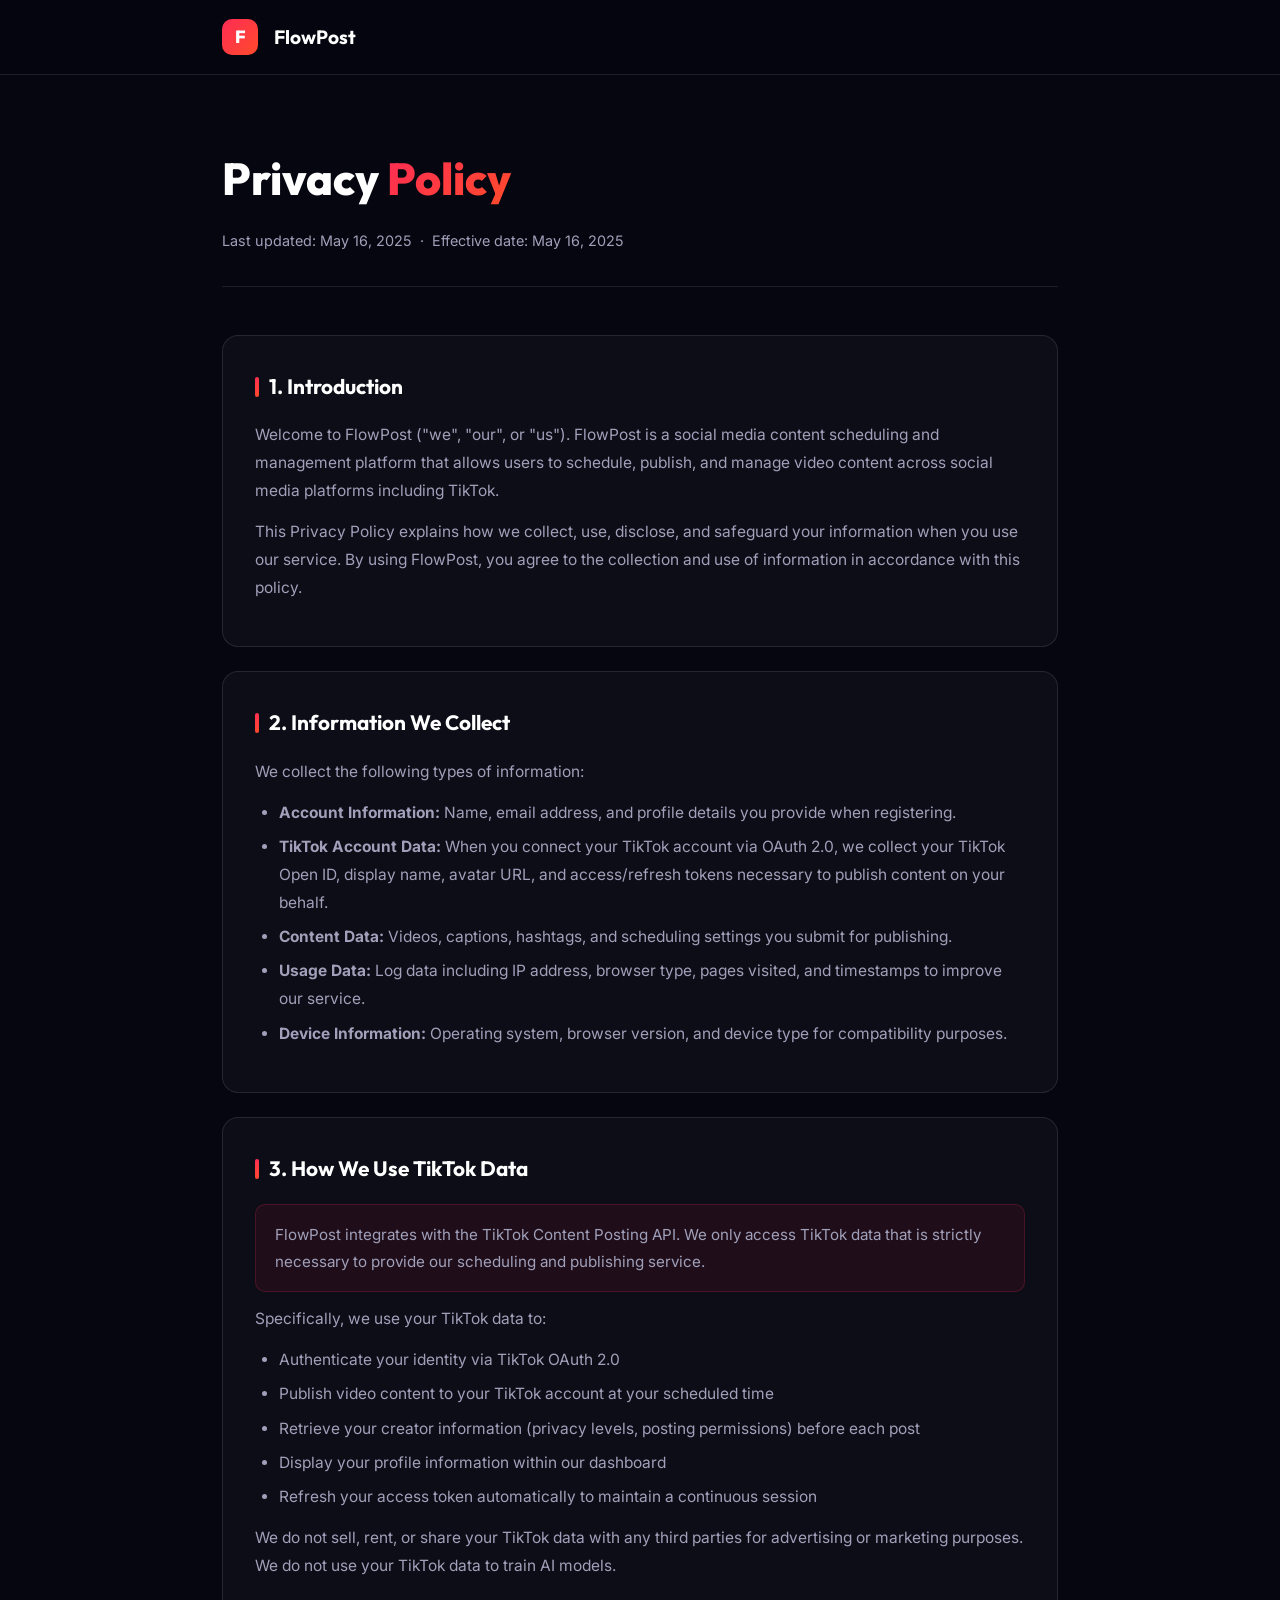
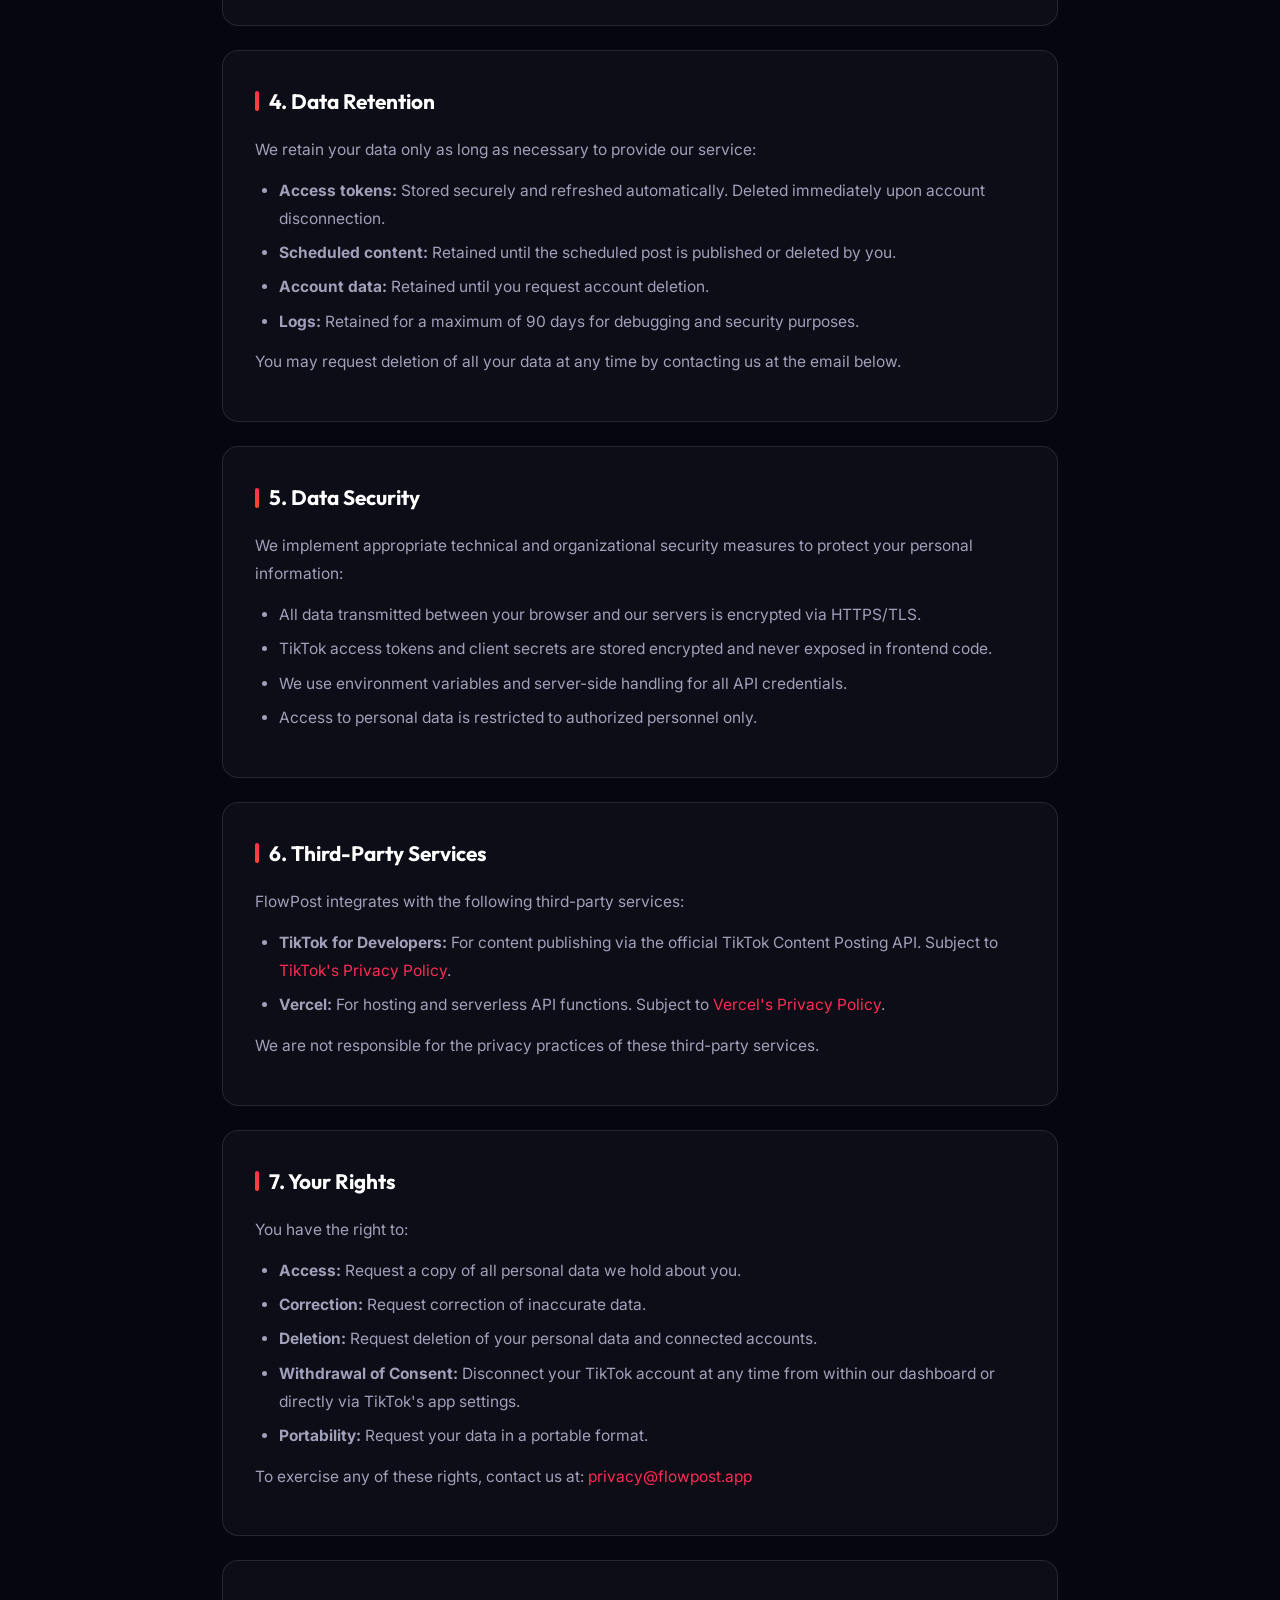
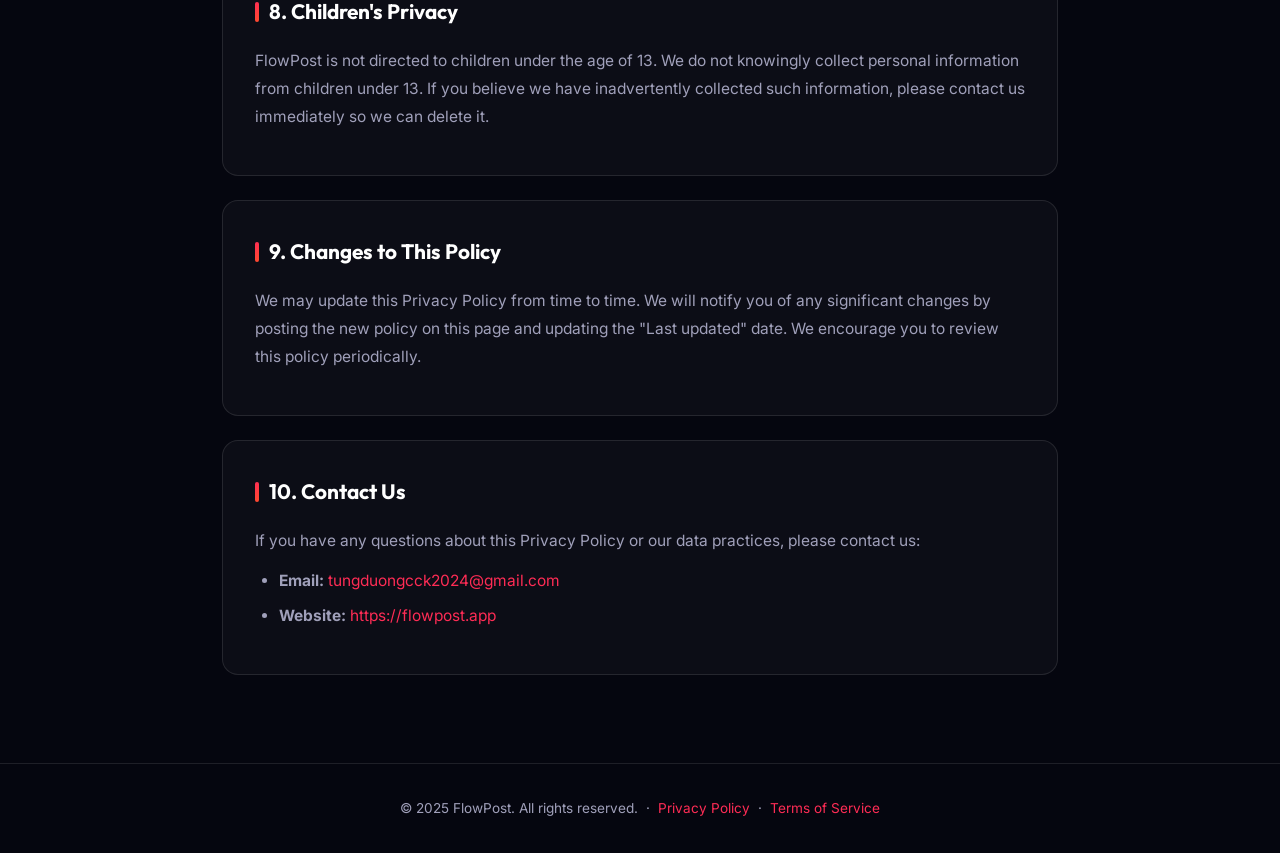
<file: privacy-policy.html>
<!DOCTYPE html>
<html lang="en">
<head>
    <meta charset="UTF-8">
    <meta name="viewport" content="width=device-width, initial-scale=1.0">
    <title>Privacy Policy | FlowPost</title>
    <link href="https://fonts.googleapis.com/css2?family=Inter:wght@300;400;500;600;700&family=Outfit:wght@400;600;700;800&display=swap" rel="stylesheet">
    <style>
        :root {
            --bg-color: #05060f;
            --card-bg: rgba(255,255,255,0.03);
            --glass-border: rgba(255,255,255,0.1);
            --primary: #fe2c55;
            --secondary: #25f4ee;
            --text-main: #ffffff;
            --text-muted: #a0a0ba;
            --font-heading: 'Outfit', sans-serif;
            --font-body: 'Inter', sans-serif;
        }
        * { margin: 0; padding: 0; box-sizing: border-box; }
        body {
            background: var(--bg-color);
            color: var(--text-main);
            font-family: var(--font-body);
            line-height: 1.8;
        }
        header {
            padding: 1.2rem 0;
            background: rgba(5,6,15,0.9);
            backdrop-filter: blur(10px);
            border-bottom: 1px solid var(--glass-border);
            position: sticky; top: 0; z-index: 100;
        }
        .nav-container {
            max-width: 900px; margin: 0 auto;
            padding: 0 2rem;
            display: flex; align-items: center; gap: 1rem;
        }
        .logo-icon {
            width: 36px; height: 36px;
            background: linear-gradient(135deg, #fe2c55, #ff4b2b);
            border-radius: 10px;
            display: flex; align-items: center; justify-content: center;
            font-family: var(--font-heading);
            font-weight: 800; font-size: 1.1rem; color: white;
        }
        .logo-text { font-family: var(--font-heading); font-weight: 700; font-size: 1.2rem; }
        .container { max-width: 900px; margin: 0 auto; padding: 4rem 2rem; }
        .page-title {
            font-family: var(--font-heading);
            font-size: 2.8rem; font-weight: 800;
            margin-bottom: 0.5rem;
        }
        .page-title span {
            background: linear-gradient(135deg, #fe2c55, #ff4b2b);
            -webkit-background-clip: text; -webkit-text-fill-color: transparent;
        }
        .last-updated {
            color: var(--text-muted); font-size: 0.9rem;
            margin-bottom: 3rem;
            padding-bottom: 2rem;
            border-bottom: 1px solid var(--glass-border);
        }
        .section {
            background: var(--card-bg);
            border: 1px solid var(--glass-border);
            border-radius: 16px;
            padding: 2rem;
            margin-bottom: 1.5rem;
        }
        h2 {
            font-family: var(--font-heading);
            font-size: 1.3rem; font-weight: 700;
            margin-bottom: 1rem;
            color: var(--text-main);
            display: flex; align-items: center; gap: 0.6rem;
        }
        h2::before {
            content: '';
            display: inline-block;
            width: 4px; height: 20px;
            background: linear-gradient(135deg, #fe2c55, #ff4b2b);
            border-radius: 2px;
        }
        p { color: var(--text-muted); margin-bottom: 0.8rem; font-size: 0.97rem; }
        ul { color: var(--text-muted); padding-left: 1.5rem; margin-bottom: 0.8rem; font-size: 0.97rem; }
        ul li { margin-bottom: 0.4rem; }
        a { color: var(--primary); text-decoration: none; }
        a:hover { text-decoration: underline; }
        .highlight {
            background: rgba(254,44,85,0.08);
            border: 1px solid rgba(254,44,85,0.2);
            border-radius: 10px;
            padding: 1rem 1.2rem;
            margin-bottom: 0.8rem;
            color: var(--text-muted);
            font-size: 0.95rem;
        }
        footer {
            text-align: center;
            padding: 2rem;
            color: var(--text-muted);
            font-size: 0.85rem;
            border-top: 1px solid var(--glass-border);
        }
    </style>
</head>
<body>
    <header>
        <div class="nav-container">
            <div class="logo-icon">F</div>
            <span class="logo-text">FlowPost</span>
        </div>
    </header>

    <div class="container">
        <h1 class="page-title">Privacy <span>Policy</span></h1>
        <p class="last-updated">Last updated: May 16, 2025 &nbsp;·&nbsp; Effective date: May 16, 2025</p>

        <div class="section">
            <h2>1. Introduction</h2>
            <p>Welcome to FlowPost ("we", "our", or "us"). FlowPost is a social media content scheduling and management platform that allows users to schedule, publish, and manage video content across social media platforms including TikTok.</p>
            <p>This Privacy Policy explains how we collect, use, disclose, and safeguard your information when you use our service. By using FlowPost, you agree to the collection and use of information in accordance with this policy.</p>
        </div>

        <div class="section">
            <h2>2. Information We Collect</h2>
            <p>We collect the following types of information:</p>
            <ul>
                <li><strong>Account Information:</strong> Name, email address, and profile details you provide when registering.</li>
                <li><strong>TikTok Account Data:</strong> When you connect your TikTok account via OAuth 2.0, we collect your TikTok Open ID, display name, avatar URL, and access/refresh tokens necessary to publish content on your behalf.</li>
                <li><strong>Content Data:</strong> Videos, captions, hashtags, and scheduling settings you submit for publishing.</li>
                <li><strong>Usage Data:</strong> Log data including IP address, browser type, pages visited, and timestamps to improve our service.</li>
                <li><strong>Device Information:</strong> Operating system, browser version, and device type for compatibility purposes.</li>
            </ul>
        </div>

        <div class="section">
            <h2>3. How We Use TikTok Data</h2>
            <div class="highlight">
                FlowPost integrates with the TikTok Content Posting API. We only access TikTok data that is strictly necessary to provide our scheduling and publishing service.
            </div>
            <p>Specifically, we use your TikTok data to:</p>
            <ul>
                <li>Authenticate your identity via TikTok OAuth 2.0</li>
                <li>Publish video content to your TikTok account at your scheduled time</li>
                <li>Retrieve your creator information (privacy levels, posting permissions) before each post</li>
                <li>Display your profile information within our dashboard</li>
                <li>Refresh your access token automatically to maintain a continuous session</li>
            </ul>
            <p>We do not sell, rent, or share your TikTok data with any third parties for advertising or marketing purposes. We do not use your TikTok data to train AI models.</p>
        </div>

        <div class="section">
            <h2>4. Data Retention</h2>
            <p>We retain your data only as long as necessary to provide our service:</p>
            <ul>
                <li><strong>Access tokens:</strong> Stored securely and refreshed automatically. Deleted immediately upon account disconnection.</li>
                <li><strong>Scheduled content:</strong> Retained until the scheduled post is published or deleted by you.</li>
                <li><strong>Account data:</strong> Retained until you request account deletion.</li>
                <li><strong>Logs:</strong> Retained for a maximum of 90 days for debugging and security purposes.</li>
            </ul>
            <p>You may request deletion of all your data at any time by contacting us at the email below.</p>
        </div>

        <div class="section">
            <h2>5. Data Security</h2>
            <p>We implement appropriate technical and organizational security measures to protect your personal information:</p>
            <ul>
                <li>All data transmitted between your browser and our servers is encrypted via HTTPS/TLS.</li>
                <li>TikTok access tokens and client secrets are stored encrypted and never exposed in frontend code.</li>
                <li>We use environment variables and server-side handling for all API credentials.</li>
                <li>Access to personal data is restricted to authorized personnel only.</li>
            </ul>
        </div>

        <div class="section">
            <h2>6. Third-Party Services</h2>
            <p>FlowPost integrates with the following third-party services:</p>
            <ul>
                <li><strong>TikTok for Developers:</strong> For content publishing via the official TikTok Content Posting API. Subject to <a href="https://www.tiktok.com/legal/privacy-policy" target="_blank">TikTok's Privacy Policy</a>.</li>
                <li><strong>Vercel:</strong> For hosting and serverless API functions. Subject to <a href="https://vercel.com/legal/privacy-policy" target="_blank">Vercel's Privacy Policy</a>.</li>
            </ul>
            <p>We are not responsible for the privacy practices of these third-party services.</p>
        </div>

        <div class="section">
            <h2>7. Your Rights</h2>
            <p>You have the right to:</p>
            <ul>
                <li><strong>Access:</strong> Request a copy of all personal data we hold about you.</li>
                <li><strong>Correction:</strong> Request correction of inaccurate data.</li>
                <li><strong>Deletion:</strong> Request deletion of your personal data and connected accounts.</li>
                <li><strong>Withdrawal of Consent:</strong> Disconnect your TikTok account at any time from within our dashboard or directly via TikTok's app settings.</li>
                <li><strong>Portability:</strong> Request your data in a portable format.</li>
            </ul>
            <p>To exercise any of these rights, contact us at: <a href="mailto:privacy@flowpost.app">privacy@flowpost.app</a></p>
        </div>

        <div class="section">
            <h2>8. Children's Privacy</h2>
            <p>FlowPost is not directed to children under the age of 13. We do not knowingly collect personal information from children under 13. If you believe we have inadvertently collected such information, please contact us immediately so we can delete it.</p>
        </div>

        <div class="section">
            <h2>9. Changes to This Policy</h2>
            <p>We may update this Privacy Policy from time to time. We will notify you of any significant changes by posting the new policy on this page and updating the "Last updated" date. We encourage you to review this policy periodically.</p>
        </div>

        <div class="section">
            <h2>10. Contact Us</h2>
            <p>If you have any questions about this Privacy Policy or our data practices, please contact us:</p>
            <ul>
                <li><strong>Email:</strong> <a href="mailto:tungduongcck2024@gmail.com">tungduongcck2024@gmail.com</a></li>
                <li><strong>Website:</strong> <a href="https://flowpost.app">https://flowpost.app</a></li>
            </ul>
        </div>
    </div>

    <footer>
        &copy; 2025 FlowPost. All rights reserved. &nbsp;·&nbsp;
        <a href="/privacy-policy.html">Privacy Policy</a> &nbsp;·&nbsp;
        <a href="/terms-of-service.html">Terms of Service</a>
    </footer>
</body>
</html>
</file>
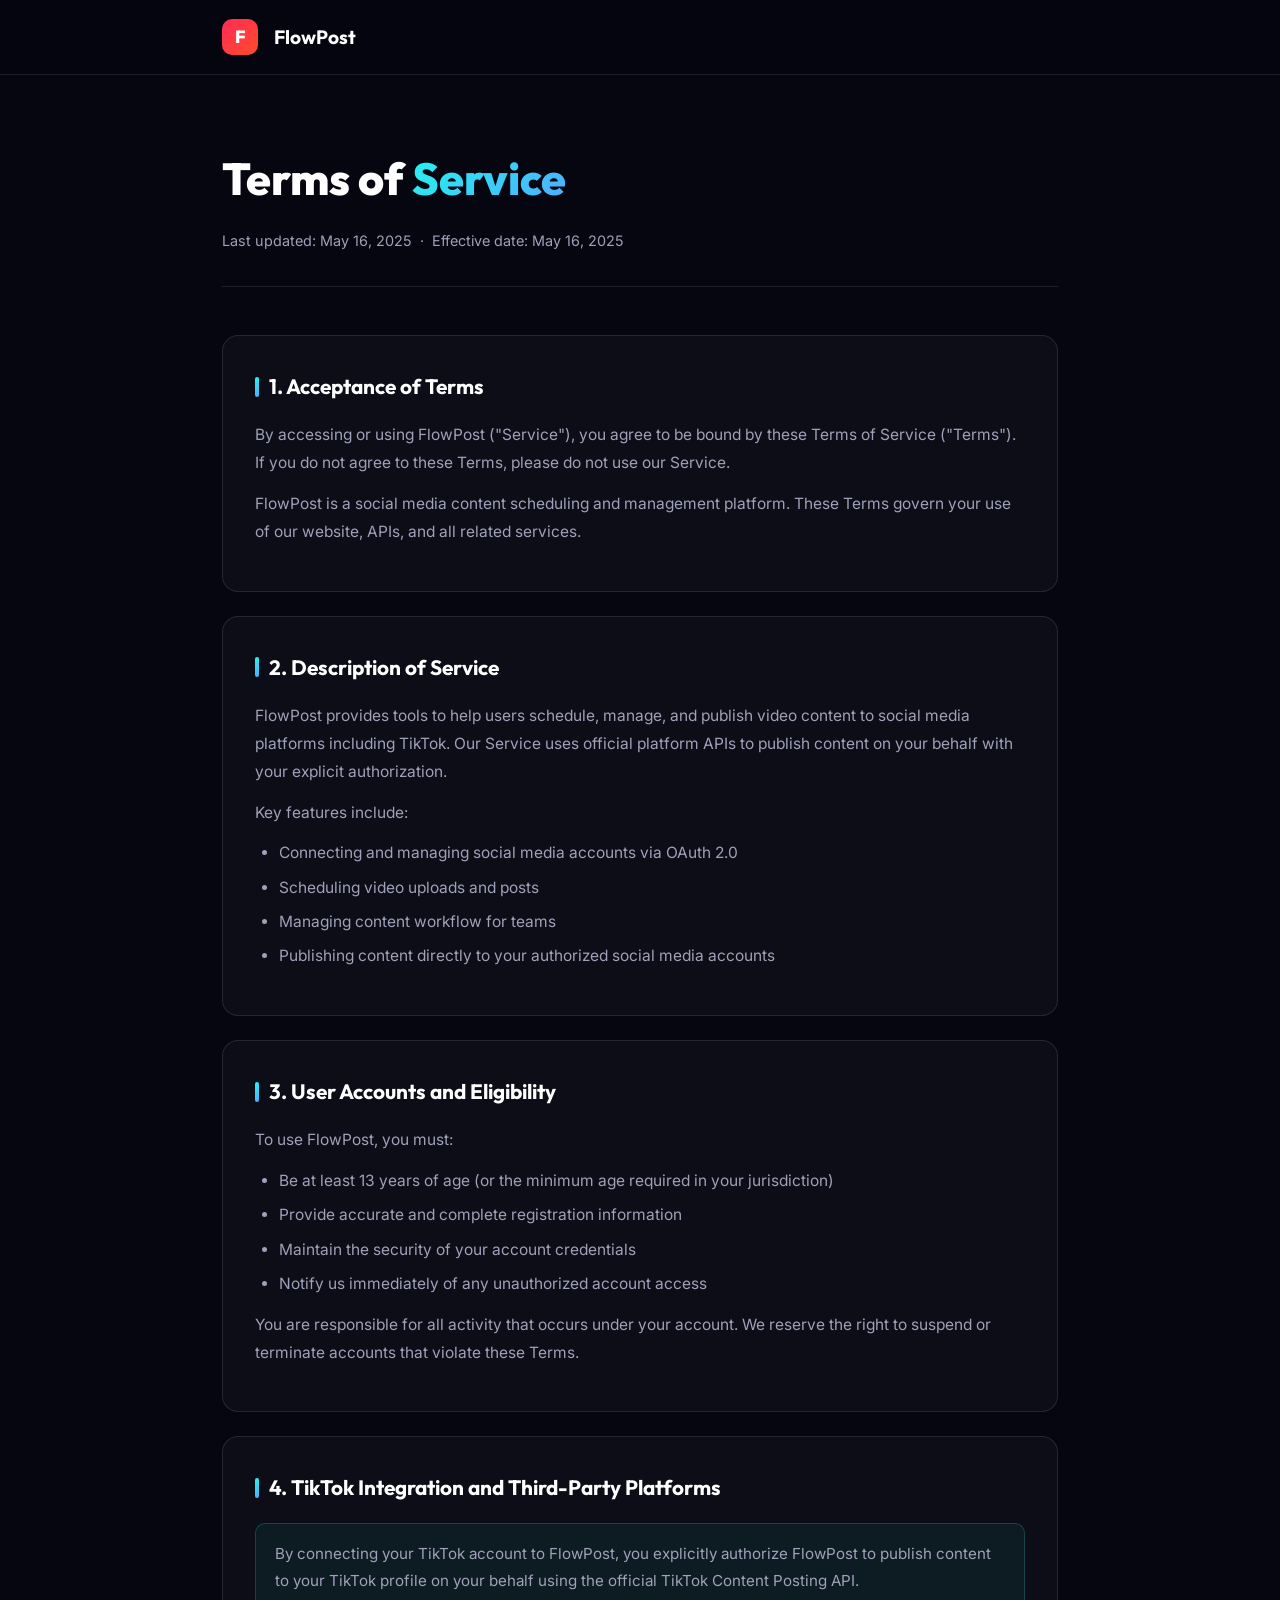
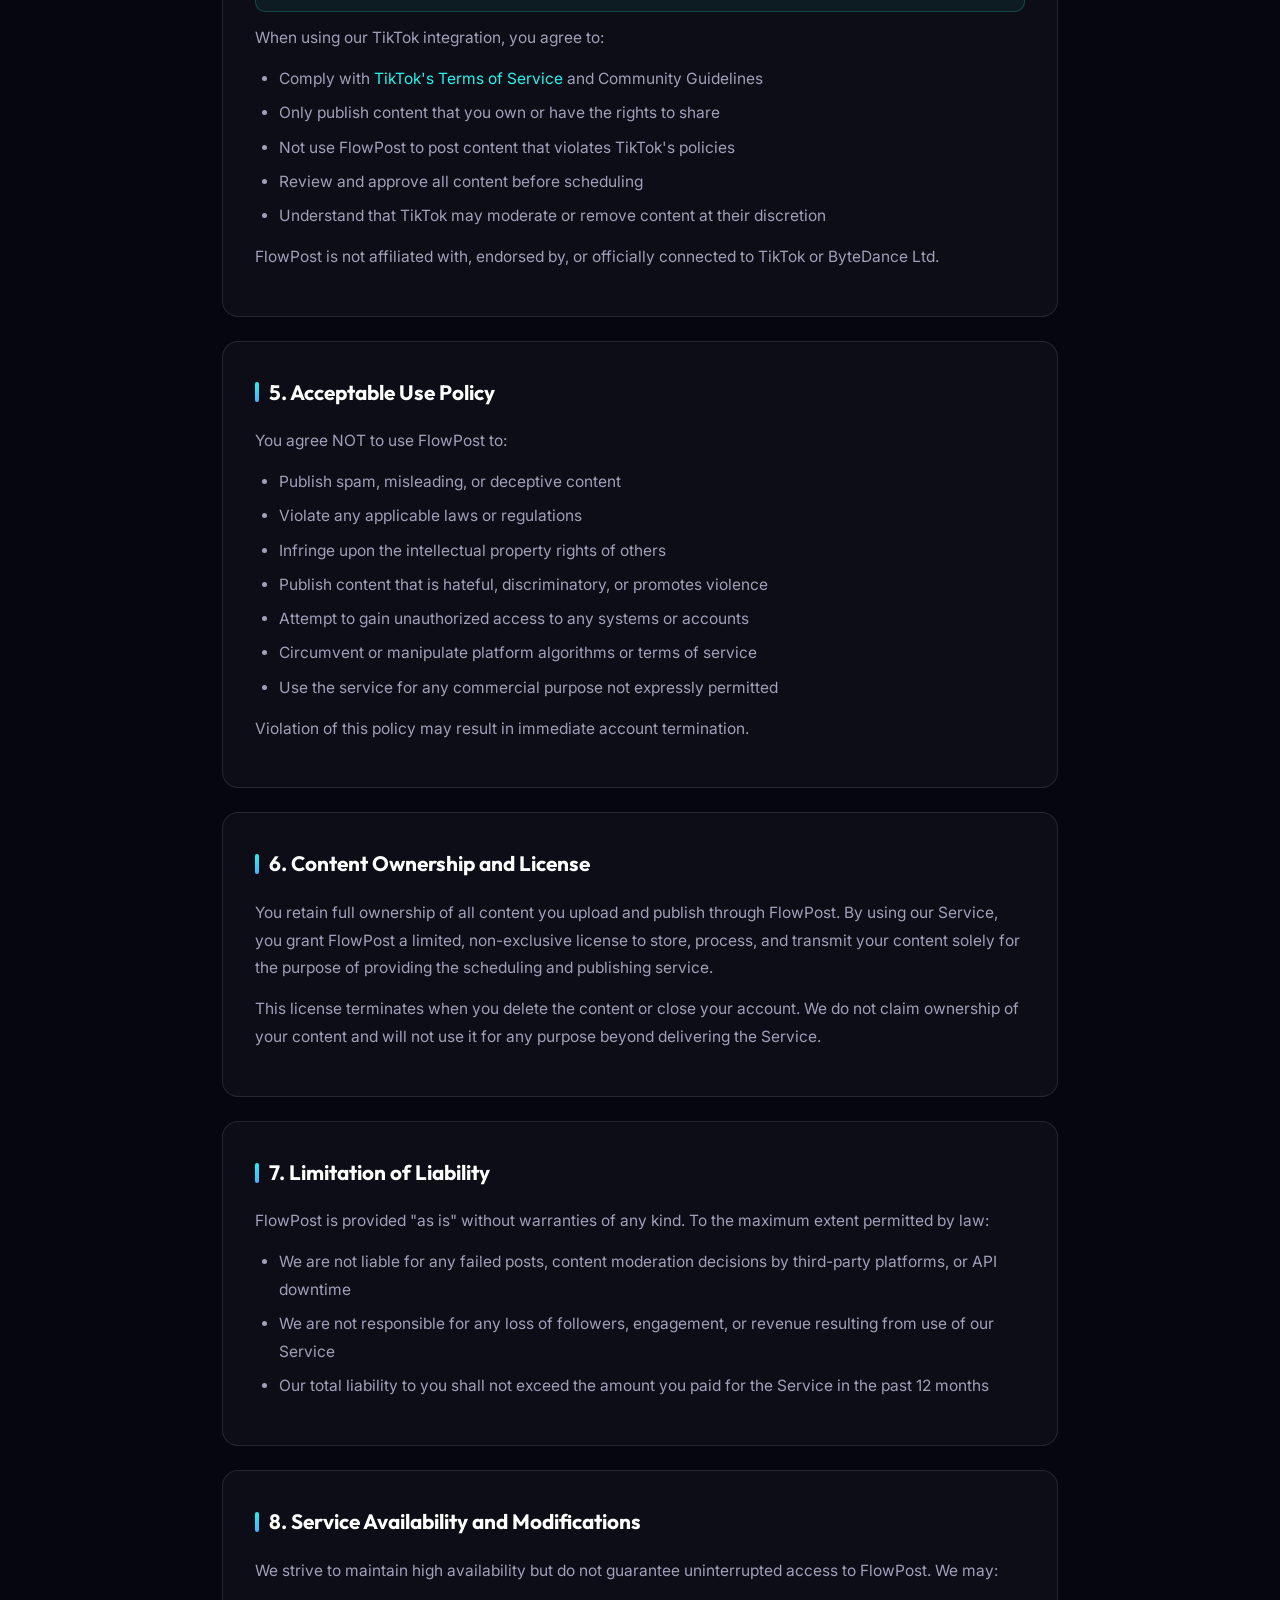
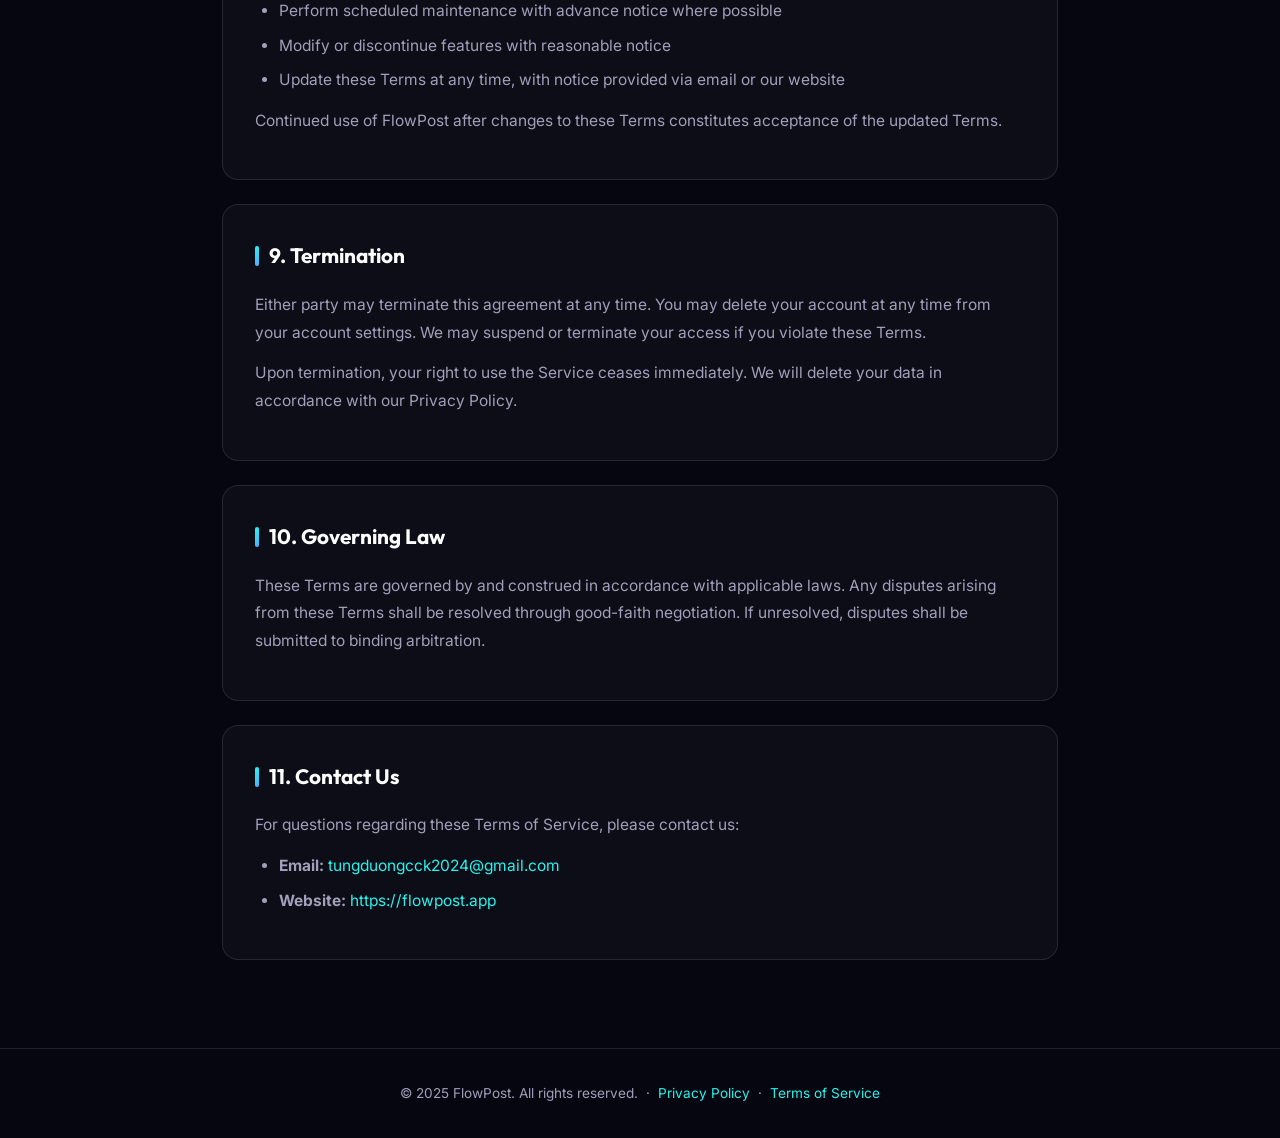
<file: terms-of-service.html>
<!DOCTYPE html>
<html lang="en">
<head>
    <meta charset="UTF-8">
    <meta name="viewport" content="width=device-width, initial-scale=1.0">
    <title>Terms of Service | FlowPost</title>
    <link href="https://fonts.googleapis.com/css2?family=Inter:wght@300;400;500;600;700&family=Outfit:wght@400;600;700;800&display=swap" rel="stylesheet">
    <style>
        :root {
            --bg-color: #05060f;
            --card-bg: rgba(255,255,255,0.03);
            --glass-border: rgba(255,255,255,0.1);
            --primary: #fe2c55;
            --secondary: #25f4ee;
            --text-main: #ffffff;
            --text-muted: #a0a0ba;
            --font-heading: 'Outfit', sans-serif;
            --font-body: 'Inter', sans-serif;
        }
        * { margin: 0; padding: 0; box-sizing: border-box; }
        body {
            background: var(--bg-color);
            color: var(--text-main);
            font-family: var(--font-body);
            line-height: 1.8;
        }
        header {
            padding: 1.2rem 0;
            background: rgba(5,6,15,0.9);
            backdrop-filter: blur(10px);
            border-bottom: 1px solid var(--glass-border);
            position: sticky; top: 0; z-index: 100;
        }
        .nav-container {
            max-width: 900px; margin: 0 auto;
            padding: 0 2rem;
            display: flex; align-items: center; gap: 1rem;
        }
        .logo-icon {
            width: 36px; height: 36px;
            background: linear-gradient(135deg, #fe2c55, #ff4b2b);
            border-radius: 10px;
            display: flex; align-items: center; justify-content: center;
            font-family: var(--font-heading);
            font-weight: 800; font-size: 1.1rem; color: white;
        }
        .logo-text { font-family: var(--font-heading); font-weight: 700; font-size: 1.2rem; }
        .container { max-width: 900px; margin: 0 auto; padding: 4rem 2rem; }
        .page-title {
            font-family: var(--font-heading);
            font-size: 2.8rem; font-weight: 800;
            margin-bottom: 0.5rem;
        }
        .page-title span {
            background: linear-gradient(135deg, #25f4ee, #4facfe);
            -webkit-background-clip: text; -webkit-text-fill-color: transparent;
        }
        .last-updated {
            color: var(--text-muted); font-size: 0.9rem;
            margin-bottom: 3rem;
            padding-bottom: 2rem;
            border-bottom: 1px solid var(--glass-border);
        }
        .section {
            background: var(--card-bg);
            border: 1px solid var(--glass-border);
            border-radius: 16px;
            padding: 2rem;
            margin-bottom: 1.5rem;
        }
        h2 {
            font-family: var(--font-heading);
            font-size: 1.3rem; font-weight: 700;
            margin-bottom: 1rem;
            color: var(--text-main);
            display: flex; align-items: center; gap: 0.6rem;
        }
        h2::before {
            content: '';
            display: inline-block;
            width: 4px; height: 20px;
            background: linear-gradient(135deg, #25f4ee, #4facfe);
            border-radius: 2px;
        }
        p { color: var(--text-muted); margin-bottom: 0.8rem; font-size: 0.97rem; }
        ul { color: var(--text-muted); padding-left: 1.5rem; margin-bottom: 0.8rem; font-size: 0.97rem; }
        ul li { margin-bottom: 0.4rem; }
        a { color: var(--secondary); text-decoration: none; }
        a:hover { text-decoration: underline; }
        .warning {
            background: rgba(37,244,238,0.06);
            border: 1px solid rgba(37,244,238,0.2);
            border-radius: 10px;
            padding: 1rem 1.2rem;
            margin-bottom: 0.8rem;
            color: var(--text-muted);
            font-size: 0.95rem;
        }
        footer {
            text-align: center;
            padding: 2rem;
            color: var(--text-muted);
            font-size: 0.85rem;
            border-top: 1px solid var(--glass-border);
        }
    </style>
</head>
<body>
    <header>
        <div class="nav-container">
            <div class="logo-icon">F</div>
            <span class="logo-text">FlowPost</span>
        </div>
    </header>

    <div class="container">
        <h1 class="page-title">Terms of <span>Service</span></h1>
        <p class="last-updated">Last updated: May 16, 2025 &nbsp;·&nbsp; Effective date: May 16, 2025</p>

        <div class="section">
            <h2>1. Acceptance of Terms</h2>
            <p>By accessing or using FlowPost ("Service"), you agree to be bound by these Terms of Service ("Terms"). If you do not agree to these Terms, please do not use our Service.</p>
            <p>FlowPost is a social media content scheduling and management platform. These Terms govern your use of our website, APIs, and all related services.</p>
        </div>

        <div class="section">
            <h2>2. Description of Service</h2>
            <p>FlowPost provides tools to help users schedule, manage, and publish video content to social media platforms including TikTok. Our Service uses official platform APIs to publish content on your behalf with your explicit authorization.</p>
            <p>Key features include:</p>
            <ul>
                <li>Connecting and managing social media accounts via OAuth 2.0</li>
                <li>Scheduling video uploads and posts</li>
                <li>Managing content workflow for teams</li>
                <li>Publishing content directly to your authorized social media accounts</li>
            </ul>
        </div>

        <div class="section">
            <h2>3. User Accounts and Eligibility</h2>
            <p>To use FlowPost, you must:</p>
            <ul>
                <li>Be at least 13 years of age (or the minimum age required in your jurisdiction)</li>
                <li>Provide accurate and complete registration information</li>
                <li>Maintain the security of your account credentials</li>
                <li>Notify us immediately of any unauthorized account access</li>
            </ul>
            <p>You are responsible for all activity that occurs under your account. We reserve the right to suspend or terminate accounts that violate these Terms.</p>
        </div>

        <div class="section">
            <h2>4. TikTok Integration and Third-Party Platforms</h2>
            <div class="warning">
                By connecting your TikTok account to FlowPost, you explicitly authorize FlowPost to publish content to your TikTok profile on your behalf using the official TikTok Content Posting API.
            </div>
            <p>When using our TikTok integration, you agree to:</p>
            <ul>
                <li>Comply with <a href="https://www.tiktok.com/legal/page/global/terms-of-service/en" target="_blank">TikTok's Terms of Service</a> and Community Guidelines</li>
                <li>Only publish content that you own or have the rights to share</li>
                <li>Not use FlowPost to post content that violates TikTok's policies</li>
                <li>Review and approve all content before scheduling</li>
                <li>Understand that TikTok may moderate or remove content at their discretion</li>
            </ul>
            <p>FlowPost is not affiliated with, endorsed by, or officially connected to TikTok or ByteDance Ltd.</p>
        </div>

        <div class="section">
            <h2>5. Acceptable Use Policy</h2>
            <p>You agree NOT to use FlowPost to:</p>
            <ul>
                <li>Publish spam, misleading, or deceptive content</li>
                <li>Violate any applicable laws or regulations</li>
                <li>Infringe upon the intellectual property rights of others</li>
                <li>Publish content that is hateful, discriminatory, or promotes violence</li>
                <li>Attempt to gain unauthorized access to any systems or accounts</li>
                <li>Circumvent or manipulate platform algorithms or terms of service</li>
                <li>Use the service for any commercial purpose not expressly permitted</li>
            </ul>
            <p>Violation of this policy may result in immediate account termination.</p>
        </div>

        <div class="section">
            <h2>6. Content Ownership and License</h2>
            <p>You retain full ownership of all content you upload and publish through FlowPost. By using our Service, you grant FlowPost a limited, non-exclusive license to store, process, and transmit your content solely for the purpose of providing the scheduling and publishing service.</p>
            <p>This license terminates when you delete the content or close your account. We do not claim ownership of your content and will not use it for any purpose beyond delivering the Service.</p>
        </div>

        <div class="section">
            <h2>7. Limitation of Liability</h2>
            <p>FlowPost is provided "as is" without warranties of any kind. To the maximum extent permitted by law:</p>
            <ul>
                <li>We are not liable for any failed posts, content moderation decisions by third-party platforms, or API downtime</li>
                <li>We are not responsible for any loss of followers, engagement, or revenue resulting from use of our Service</li>
                <li>Our total liability to you shall not exceed the amount you paid for the Service in the past 12 months</li>
            </ul>
        </div>

        <div class="section">
            <h2>8. Service Availability and Modifications</h2>
            <p>We strive to maintain high availability but do not guarantee uninterrupted access to FlowPost. We may:</p>
            <ul>
                <li>Perform scheduled maintenance with advance notice where possible</li>
                <li>Modify or discontinue features with reasonable notice</li>
                <li>Update these Terms at any time, with notice provided via email or our website</li>
            </ul>
            <p>Continued use of FlowPost after changes to these Terms constitutes acceptance of the updated Terms.</p>
        </div>

        <div class="section">
            <h2>9. Termination</h2>
            <p>Either party may terminate this agreement at any time. You may delete your account at any time from your account settings. We may suspend or terminate your access if you violate these Terms.</p>
            <p>Upon termination, your right to use the Service ceases immediately. We will delete your data in accordance with our Privacy Policy.</p>
        </div>

        <div class="section">
            <h2>10. Governing Law</h2>
            <p>These Terms are governed by and construed in accordance with applicable laws. Any disputes arising from these Terms shall be resolved through good-faith negotiation. If unresolved, disputes shall be submitted to binding arbitration.</p>
        </div>

        <div class="section">
            <h2>11. Contact Us</h2>
            <p>For questions regarding these Terms of Service, please contact us:</p>
            <ul>
                <li><strong>Email:</strong> <a href="mailto:tungduongcck2024@gmail.com">tungduongcck2024@gmail.com</a></li>
                <li><strong>Website:</strong> <a href="https://flowpost.app">https://flowpost.app</a></li>
            </ul>
        </div>
    </div>

    <footer>
        &copy; 2025 FlowPost. All rights reserved. &nbsp;·&nbsp;
        <a href="/privacy-policy.html">Privacy Policy</a> &nbsp;·&nbsp;
        <a href="/terms-of-service.html">Terms of Service</a>
    </footer>
</body>
</html>
</file>
